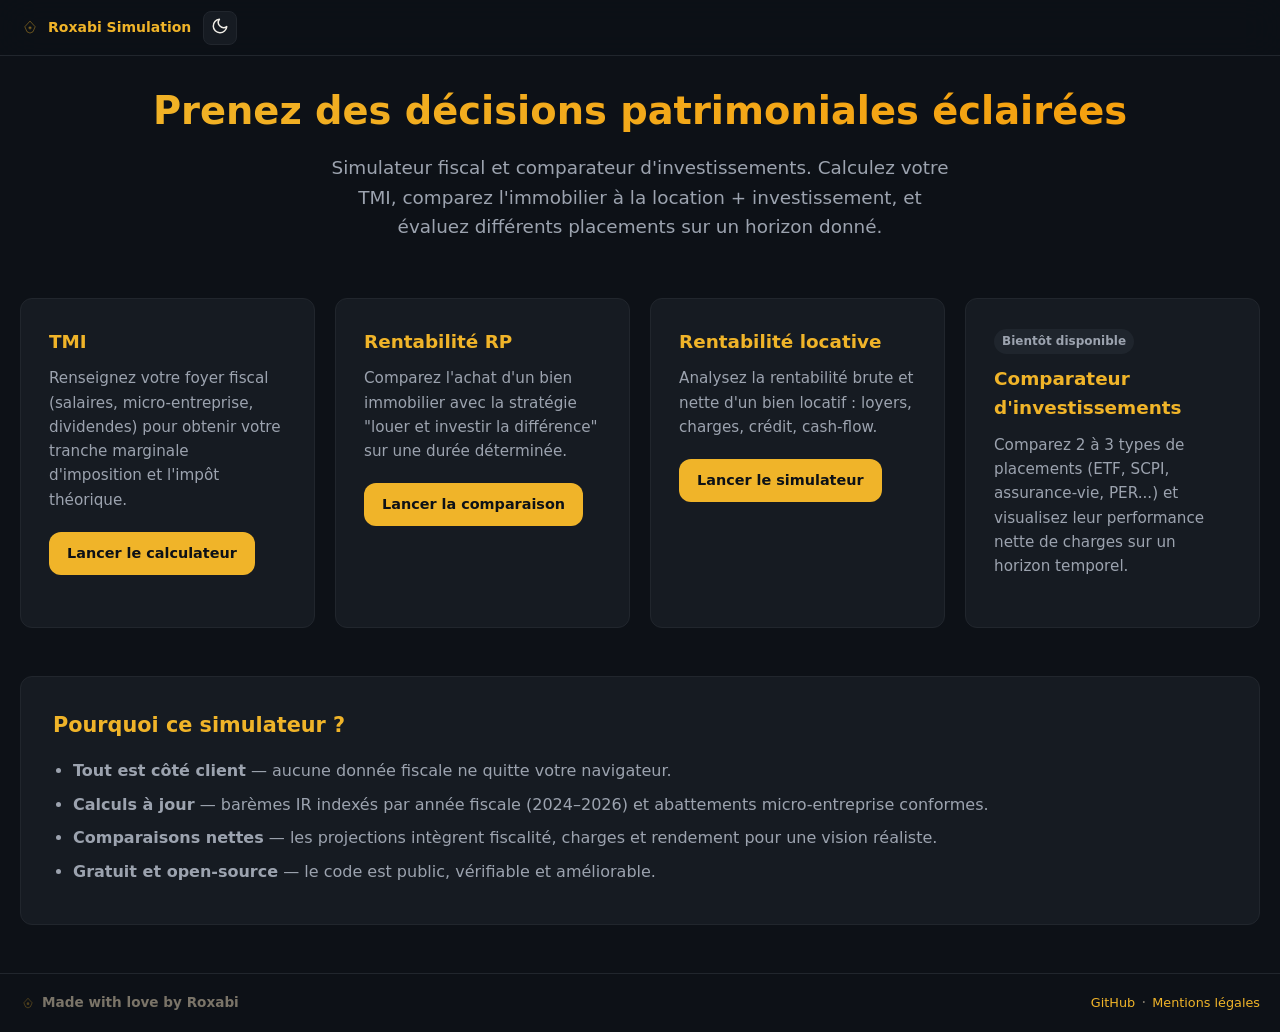
<file: index.html>
<!DOCTYPE html>
<html lang="fr">
<head>
<meta charset="UTF-8">
<meta name="viewport" content="width=device-width, initial-scale=1.0">
<title>Roxabi Simulation — Simulateur fiscal & investissements</title>
<link rel="stylesheet" href="css/landing.css">
</head>
<body>
<nav class="topbar">
  <a class="topbar-logo" href="index.html">
    <svg width="20" height="20" viewBox="0 0 240 170" xmlns="http://www.w3.org/2000/svg" aria-hidden="true">
      <polygon points="120,14 182,82 156,142 120,158 84,142 58,82" fill="none" stroke="currentColor" stroke-width="8" stroke-opacity="0.6"/>
      <circle cx="120" cy="95" r="20" fill="currentColor" opacity="0.3"/>
      <circle cx="120" cy="95" r="6" fill="currentColor"/>
    </svg>
    Roxabi Simulation
  </a>
  <button id="theme-toggle">
    <span class="icon-sun"><svg xmlns="http://www.w3.org/2000/svg" width="18" height="18" viewBox="0 0 24 24" fill="none" stroke="currentColor" stroke-width="2" stroke-linecap="round" stroke-linejoin="round"><circle cx="12" cy="12" r="5"/><path d="M12 1v2M12 21v2M4.22 4.22l1.42 1.42M18.36 18.36l1.42 1.42M1 12h2M21 12h2M4.22 19.78l1.42-1.42M18.36 5.64l1.42-1.42"/></svg></span>
    <span class="icon-moon"><svg xmlns="http://www.w3.org/2000/svg" width="18" height="18" viewBox="0 0 24 24" fill="none" stroke="currentColor" stroke-width="2" stroke-linecap="round" stroke-linejoin="round"><path d="M21 12.79A9 9 0 1 1 11.21 3 7 7 0 0 0 21 12.79z"/></svg></span>
  </button>
</nav>

<div class="container">

  <section class="hero">
    <h1>Prenez des décisions patrimoniales éclairées</h1>
    <p>Simulateur fiscal et comparateur d'investissements. Calculez votre TMI, comparez l'immobilier à la location + investissement, et évaluez différents placements sur un horizon donné.</p>
  </section>

  <section class="cards">
    <div class="card">
      <h3>TMI</h3>
      <p>Renseignez votre foyer fiscal (salaires, micro-entreprise, dividendes) pour obtenir votre tranche marginale d'imposition et l'impôt théorique.</p>
      <a class="cta" href="simulateur.html">Lancer le calculateur</a>
    </div>

    <div class="card">
      <h3>Rentabilité RP</h3>
      <p>Comparez l'achat d'un bien immobilier avec la stratégie "louer et investir la différence" sur une durée déterminée.</p>
      <a class="cta" href="comparateur-immo.html">Lancer la comparaison</a>
    </div>

    <div class="card">
      <h3>Rentabilité locative</h3>
      <p>Analysez la rentabilité brute et nette d'un bien locatif : loyers, charges, crédit, cash-flow.</p>
      <a class="cta" href="simulateur-rentabilite.html">Lancer le simulateur</a>
    </div>

    <div class="card">
      <span class="badge">Bientôt disponible</span>
      <h3>Comparateur d'investissements</h3>
      <p>Comparez 2 à 3 types de placements (ETF, SCPI, assurance-vie, PER...) et visualisez leur performance nette de charges sur un horizon temporel.</p>
    </div>
  </section>

  <section class="why">
    <h2>Pourquoi ce simulateur ?</h2>
    <ul>
      <li><strong>Tout est côté client</strong> — aucune donnée fiscale ne quitte votre navigateur.</li>
      <li><strong>Calculs à jour</strong> — barèmes IR indexés par année fiscale (2024–2026) et abattements micro-entreprise conformes.</li>
      <li><strong>Comparaisons nettes</strong> — les projections intègrent fiscalité, charges et rendement pour une vision réaliste.</li>
      <li><strong>Gratuit et open-source</strong> — le code est public, vérifiable et améliorable.</li>
    </ul>
  </section>

</div>

<footer class="site-footer">
  <div class="footer-brand">
    <svg width="16" height="14" viewBox="0 0 240 170" xmlns="http://www.w3.org/2000/svg" aria-hidden="true">
      <polygon points="120,14 182,82 156,142 120,158 84,142 58,82" fill="none" stroke="currentColor" stroke-width="8" stroke-opacity="0.5"/>
      <circle cx="120" cy="95" r="20" fill="currentColor" opacity="0.3"/>
    </svg>
    Made with love by Roxabi
  </div>
  <div class="footer-links">
    <a href="https://github.com/MickaelV0/roxabi-simulation" target="_blank" rel="noopener">GitHub</a>
    <span class="footer-sep">&#183;</span>
    <a href="mentions-legales.html">Mentions légales</a>
  </div>
</footer>
<script src="js/theme.js"></script>
</body>
</html>
</file>
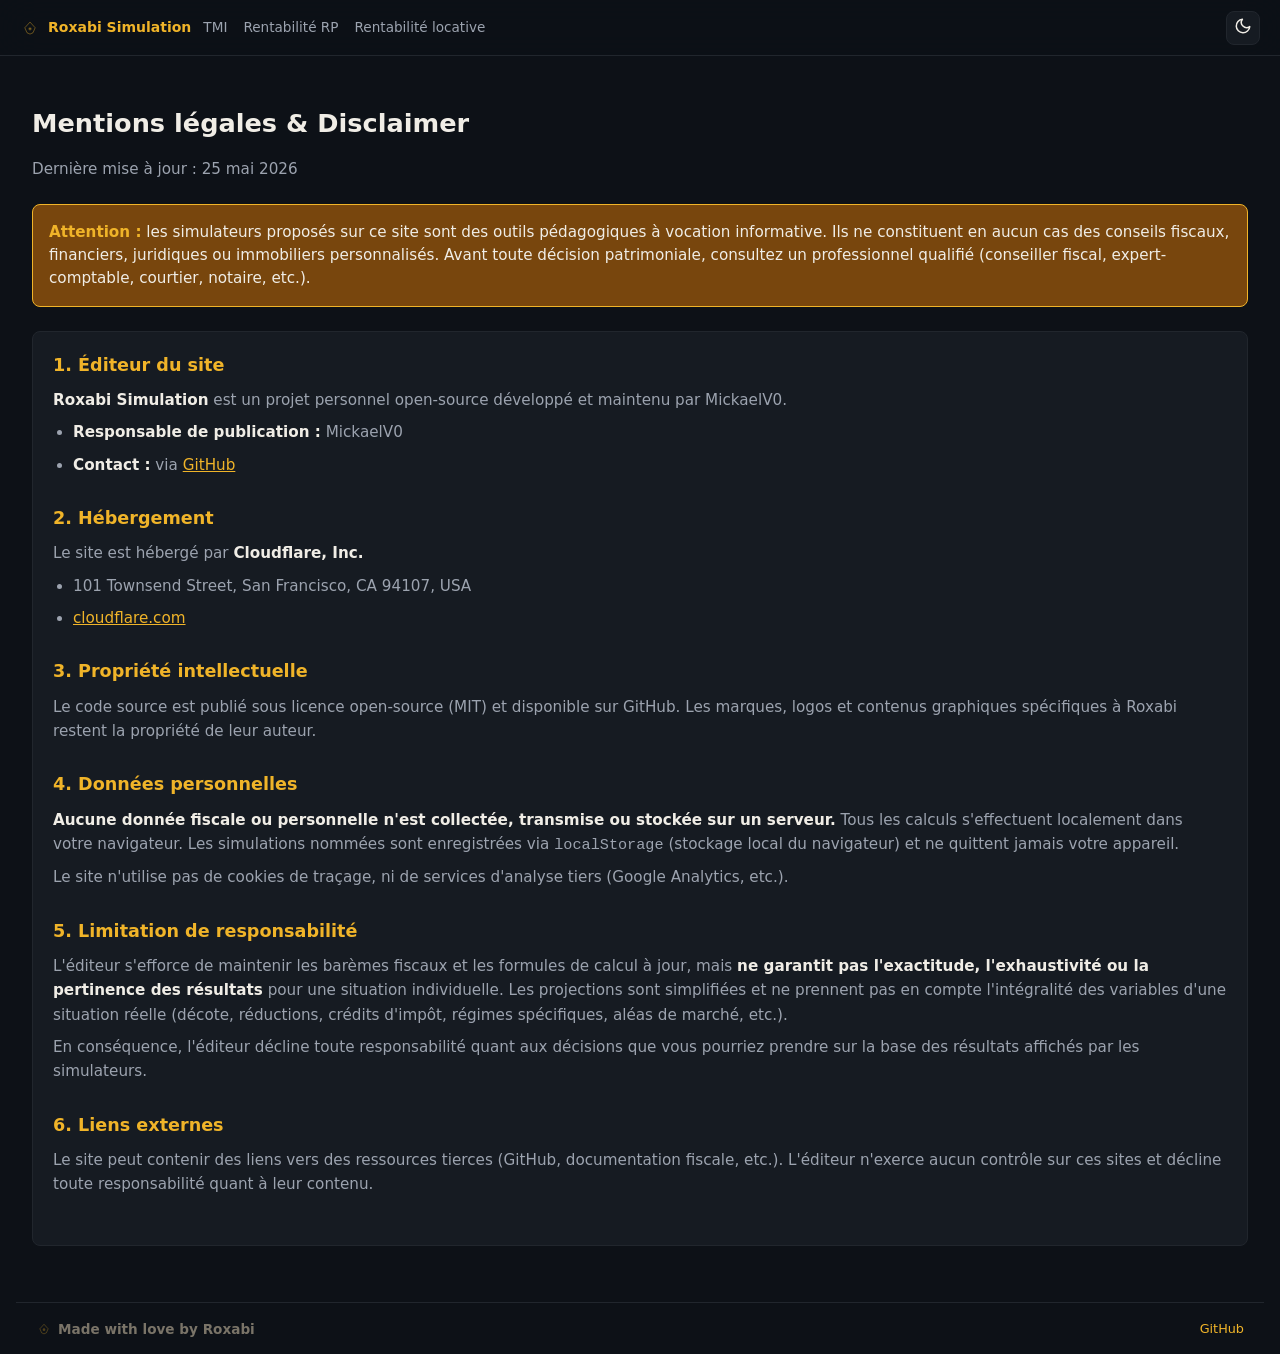
<file: mentions-legales.html>
<!DOCTYPE html>
<html lang="fr">
<head>
<meta charset="UTF-8">
<meta name="viewport" content="width=device-width, initial-scale=1.0">
<title>Mentions légales — Roxabi Simulation</title>
<link rel="stylesheet" href="css/main.css">
<style>
.legal-container { max-width: 1900px; margin: 0 auto; width: 100%; flex: 1; padding: 24px 16px 40px; }
.legal-section { margin-bottom: 28px; }
.legal-section h2 { font-size: 1.1rem; color: var(--accent); margin: 0 0 10px; }
.legal-section p, .legal-section li { font-size: 0.95rem; color: var(--text-muted); line-height: 1.6; margin: 0 0 8px; }
.legal-section ul { margin: 0; padding-left: 20px; }
.legal-section strong { color: var(--text); }
.disclaimer-box {
  background: var(--accent-dim);
  border: 1px solid var(--accent);
  border-radius: var(--radius);
  padding: 16px;
  margin-bottom: 24px;
}
[data-theme="light"] .disclaimer-box { background: #fffbeb; }
.disclaimer-box p { margin: 0; font-size: 0.95rem; color: var(--text); }
.disclaimer-box strong { color: var(--accent); }
</style>
</head>
<body>
<nav class="topbar">
  <a class="topbar-logo" href="index.html">
    <svg width="20" height="20" viewBox="0 0 240 170" xmlns="http://www.w3.org/2000/svg" aria-hidden="true">
      <polygon points="120,14 182,82 156,142 120,158 84,142 58,82" fill="none" stroke="currentColor" stroke-width="8" stroke-opacity="0.6"/>
      <circle cx="120" cy="95" r="20" fill="currentColor" opacity="0.3"/>
      <circle cx="120" cy="95" r="6" fill="currentColor"/>
    </svg>
    Roxabi Simulation
  </a>
  <div class="topbar-nav">
    <a href="simulateur.html">TMI</a>
    <a href="comparateur-immo.html">Rentabilité RP</a>
    <a href="simulateur-rentabilite.html">Rentabilité locative</a>
  </div>
  <button id="theme-toggle">
    <span class="icon-sun"><svg xmlns="http://www.w3.org/2000/svg" width="18" height="18" viewBox="0 0 24 24" fill="none" stroke="currentColor" stroke-width="2" stroke-linecap="round" stroke-linejoin="round"><circle cx="12" cy="12" r="5"/><path d="M12 1v2M12 21v2M4.22 4.22l1.42 1.42M18.36 18.36l1.42 1.42M1 12h2M21 12h2M4.22 19.78l1.42-1.42M18.36 5.64l1.42-1.42"/></svg></span>
    <span class="icon-moon"><svg xmlns="http://www.w3.org/2000/svg" width="18" height="18" viewBox="0 0 24 24" fill="none" stroke="currentColor" stroke-width="2" stroke-linecap="round" stroke-linejoin="round"><path d="M21 12.79A9 9 0 1 1 11.21 3 7 7 0 0 0 21 12.79z"/></svg></span>
  </button>
</nav>

<div class="legal-container">
  <h1>Mentions légales & Disclaimer</h1>
  <p class="subtitle">Dernière mise à jour : 25 mai 2026</p>

  <div class="disclaimer-box">
    <p><strong>Attention :</strong> les simulateurs proposés sur ce site sont des outils pédagogiques à vocation informative. Ils ne constituent en aucun cas des conseils fiscaux, financiers, juridiques ou immobiliers personnalisés. Avant toute décision patrimoniale, consultez un professionnel qualifié (conseiller fiscal, expert-comptable, courtier, notaire, etc.).</p>
  </div>

  <div class="card">
    <div class="legal-section">
      <h2>1. Éditeur du site</h2>
      <p><strong>Roxabi Simulation</strong> est un projet personnel open-source développé et maintenu par MickaelV0.</p>
      <ul>
        <li><strong>Responsable de publication :</strong> MickaelV0</li>
        <li><strong>Contact :</strong> via <a href="https://github.com/MickaelV0/roxabi-simulation" target="_blank" rel="noopener" style="color:var(--accent);">GitHub</a></li>
      </ul>
    </div>

    <div class="legal-section">
      <h2>2. Hébergement</h2>
      <p>Le site est hébergé par <strong>Cloudflare, Inc.</strong></p>
      <ul>
        <li>101 Townsend Street, San Francisco, CA 94107, USA</li>
        <li><a href="https://www.cloudflare.com" target="_blank" rel="noopener" style="color:var(--accent);">cloudflare.com</a></li>
      </ul>
    </div>

    <div class="legal-section">
      <h2>3. Propriété intellectuelle</h2>
      <p>Le code source est publié sous licence open-source (MIT) et disponible sur GitHub. Les marques, logos et contenus graphiques spécifiques à Roxabi restent la propriété de leur auteur.</p>
    </div>

    <div class="legal-section">
      <h2>4. Données personnelles</h2>
      <p><strong>Aucune donnée fiscale ou personnelle n'est collectée, transmise ou stockée sur un serveur.</strong> Tous les calculs s'effectuent localement dans votre navigateur. Les simulations nommées sont enregistrées via <code>localStorage</code> (stockage local du navigateur) et ne quittent jamais votre appareil.</p>
      <p>Le site n'utilise pas de cookies de traçage, ni de services d'analyse tiers (Google Analytics, etc.).</p>
    </div>

    <div class="legal-section">
      <h2>5. Limitation de responsabilité</h2>
      <p>L'éditeur s'efforce de maintenir les barèmes fiscaux et les formules de calcul à jour, mais <strong>ne garantit pas l'exactitude, l'exhaustivité ou la pertinence des résultats</strong> pour une situation individuelle. Les projections sont simplifiées et ne prennent pas en compte l'intégralité des variables d'une situation réelle (décote, réductions, crédits d'impôt, régimes spécifiques, aléas de marché, etc.).</p>
      <p>En conséquence, l'éditeur décline toute responsabilité quant aux décisions que vous pourriez prendre sur la base des résultats affichés par les simulateurs.</p>
    </div>

    <div class="legal-section">
      <h2>6. Liens externes</h2>
      <p>Le site peut contenir des liens vers des ressources tierces (GitHub, documentation fiscale, etc.). L'éditeur n'exerce aucun contrôle sur ces sites et décline toute responsabilité quant à leur contenu.</p>
    </div>
  </div>
</div>

<footer class="site-footer">
  <div class="footer-brand">
    <svg width="16" height="14" viewBox="0 0 240 170" xmlns="http://www.w3.org/2000/svg" aria-hidden="true">
      <polygon points="120,14 182,82 156,142 120,158 84,142 58,82" fill="none" stroke="currentColor" stroke-width="8" stroke-opacity="0.5"/>
      <circle cx="120" cy="95" r="20" fill="currentColor" opacity="0.3"/>
    </svg>
    Made with love by Roxabi
  </div>
  <div class="footer-links">
    <a href="https://github.com/MickaelV0/roxabi-simulation" target="_blank" rel="noopener">GitHub</a>
  </div>
</footer>

<script src="js/theme.js"></script>
</body>
</html>
</file>
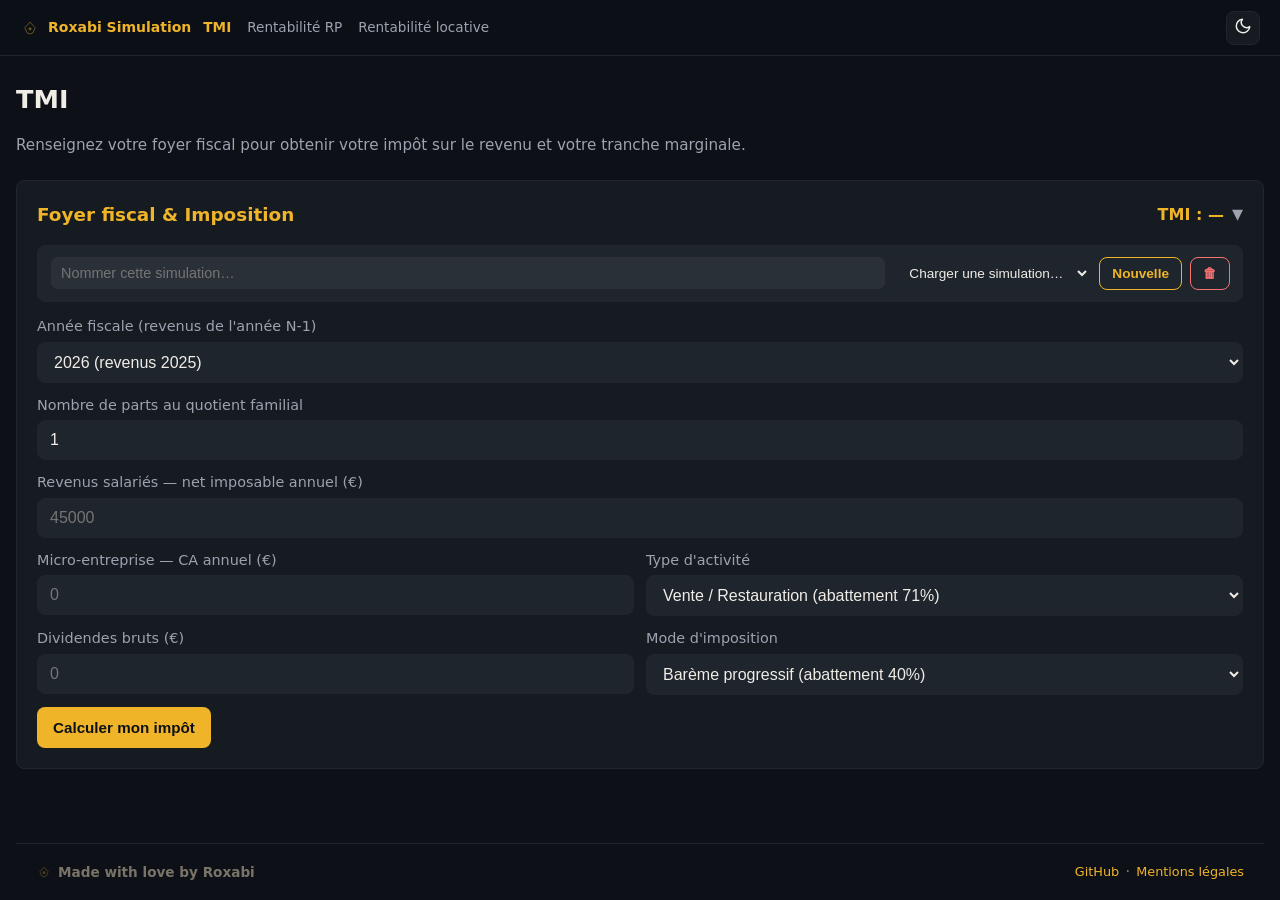
<file: simulateur.html>
<!DOCTYPE html>
<html lang="fr">
<head>
<meta charset="UTF-8">
<meta name="viewport" content="width=device-width, initial-scale=1.0">
<title>TMI</title>
<link rel="stylesheet" href="css/main.css">
</head>
<body>
<nav class="topbar">
  <a class="topbar-logo" href="index.html">
    <svg width="20" height="20" viewBox="0 0 240 170" xmlns="http://www.w3.org/2000/svg" aria-hidden="true">
      <polygon points="120,14 182,82 156,142 120,158 84,142 58,82" fill="none" stroke="currentColor" stroke-width="8" stroke-opacity="0.6"/>
      <circle cx="120" cy="95" r="20" fill="currentColor" opacity="0.3"/>
      <circle cx="120" cy="95" r="6" fill="currentColor"/>
    </svg>
    Roxabi Simulation
  </a>
  <div class="topbar-nav">
    <a href="simulateur.html" class="active">TMI</a>
    <a href="comparateur-immo.html">Rentabilité RP</a>
    <a href="simulateur-rentabilite.html">Rentabilité locative</a>
  </div>
  <button id="theme-toggle">
    <span class="icon-sun"><svg xmlns="http://www.w3.org/2000/svg" width="18" height="18" viewBox="0 0 24 24" fill="none" stroke="currentColor" stroke-width="2" stroke-linecap="round" stroke-linejoin="round"><circle cx="12" cy="12" r="5"/><path d="M12 1v2M12 21v2M4.22 4.22l1.42 1.42M18.36 18.36l1.42 1.42M1 12h2M21 12h2M4.22 19.78l1.42-1.42M18.36 5.64l1.42-1.42"/></svg></span>
    <span class="icon-moon"><svg xmlns="http://www.w3.org/2000/svg" width="18" height="18" viewBox="0 0 24 24" fill="none" stroke="currentColor" stroke-width="2" stroke-linecap="round" stroke-linejoin="round"><path d="M21 12.79A9 9 0 1 1 11.21 3 7 7 0 0 0 21 12.79z"/></svg></span>
  </button>
</nav>

<div class="container">
  <h1>TMI</h1>
  <p class="subtitle">Renseignez votre foyer fiscal pour obtenir votre impôt sur le revenu et votre tranche marginale.</p>

  <!-- Bloc unique Foyer + Imposition (collapsible) -->
  <div id="main-block" class="card main-card">
    <div class="result-toggle" id="main-toggle">
      <h2>Foyer fiscal & Imposition</h2>
      <div style="display:flex; align-items:center; gap:8px;">
        <span class="tmi-inline" id="res-tmi-inline">TMI : —</span>
        <span class="chevron">▼</span>
      </div>
    </div>

    <div class="main-body">
      <!-- Barre de gestion des simulations -->
      <div class="sim-bar">
        <div class="sim-bar-row">
          <div class="sim-name-wrap">
            <input id="sim-name" class="sim-name-input" type="text" placeholder="Nommer cette simulation…" title="Nom de la simulation">
          </div>
          <div class="sim-bar-actions">
            <select id="sim-selector" class="sim-select">
              <option value="">Charger une simulation…</option>
            </select>
            <button id="btn-new-sim" class="btn btn-outline btn-small">Nouvelle</button>
            <button id="btn-delete-sim" class="btn btn-outline btn-small btn-danger" title="Supprimer cette simulation">🗑</button>
          </div>
        </div>
      </div>

      <label for="annee">Année fiscale (revenus de l'année N-1)</label>
      <select id="annee">
        <option value="2024">2024 (revenus 2023)</option>
        <option value="2025">2025 (revenus 2024)</option>
        <option value="2026" selected>2026 (revenus 2025)</option>
      </select>

      <label for="parts">Nombre de parts au quotient familial</label>
      <input id="parts" type="number" min="0.5" step="0.5" value="1">

      <label for="salaire">Revenus salariés — net imposable annuel (€)</label>
      <input id="salaire" type="number" min="0" step="100" placeholder="45000">

      <div class="row">
        <div>
          <label for="micro-ca">Micro-entreprise — CA annuel (€)</label>
          <input id="micro-ca" type="number" min="0" step="100" placeholder="0">
        </div>
        <div>
          <label for="micro-type">Type d'activité</label>
          <select id="micro-type">
            <option value="vente">Vente / Restauration (abattement 71%)</option>
            <option value="service">Prestations BIC (abattement 50%)</option>
            <option value="bnc">Professions libérales BNC (abattement 34%)</option>
          </select>
        </div>
      </div>

      <div class="row">
        <div>
          <label for="div-brut">Dividendes bruts (€)</label>
          <input id="div-brut" type="number" min="0" step="100" placeholder="0">
        </div>
        <div>
          <label for="div-mode">Mode d'imposition</label>
          <select id="div-mode">
            <option value="reel">Barème progressif (abattement 40%)</option>
            <option value="flat">Flat tax / PFU (30%)</option>
          </select>
        </div>
      </div>

      <button id="btn-calc">Calculer mon impôt</button>
      <span class="muted" id="auto-hint" style="margin-left:10px;"></span>

      <!-- Sous-bloc résultat -->
      <div id="result-block" class="hidden" style="margin-top: 16px;">
        <div class="result-grid">
          <div class="kpi">
            <div class="value" id="res-revenu-imposable">—</div>
            <div class="label metric-with-info">
              Revenu imposable total
              <button type="button" class="info-tooltip" data-tooltip="Salaires nets imposables + micro-entreprise après abattement + dividendes (en mode réel uniquement, pas en flat tax)." aria-label="Aide revenu imposable">i</button>
            </div>
          </div>
          <div class="kpi">
            <div class="value" id="res-quotient">—</div>
            <div class="label">Quotient familial (QF)</div>
          </div>
          <div class="kpi">
            <div class="value" id="res-impot">—</div>
            <div class="label">Impôt théorique IR</div>
          </div>
          <div class="kpi">
            <div class="value" id="res-taux-moyen">—</div>
            <div class="label metric-with-info">
              Taux moyen d'imposition
              <button type="button" class="info-tooltip" data-tooltip="Impôt total ÷ revenu imposable. Différent de la TMI : c'est ce que vous payez effectivement en moyenne." aria-label="Aide taux moyen">i</button>
            </div>
          </div>
        </div>

        <div style="margin-top: 14px; display:flex; gap:10px; align-items:center; flex-wrap:wrap;">
          <span class="muted metric-with-info">
            Tranche marginale d'imposition (TMI) :
            <button type="button" class="info-tooltip" data-tooltip="Dernière tranche du barème IR active sur votre QF. Détermine le taux marginal sur le prochain euro gagné — pas le taux global." aria-label="Aide TMI">i</button>
          </span>
          <span class="tmi-badge" id="res-tmi">—</span>
          <button id="btn-detail" class="btn btn-outline" style="margin-left:auto;">Détail du calcul</button>
        </div>
        <div class="source-badge">
          Barèmes IR 2024–2026 — DGFiP · Calcul 100 % local · Aucune donnée envoyée
        </div>
      </div>
    </div>
  </div>
</div>

<!-- Modal détail -->
<div id="modal" class="modal-overlay">
  <div class="modal-box">
    <div class="modal-header">
      <h3>Détail du calcul</h3>
      <button class="modal-close" id="modal-close">&times;</button>
    </div>
    <div id="modal-content"></div>
  </div>
</div>

<footer class="site-footer">
  <div class="footer-brand">
    <svg width="16" height="14" viewBox="0 0 240 170" xmlns="http://www.w3.org/2000/svg" aria-hidden="true">
      <polygon points="120,14 182,82 156,142 120,158 84,142 58,82" fill="none" stroke="currentColor" stroke-width="8" stroke-opacity="0.5"/>
      <circle cx="120" cy="95" r="20" fill="currentColor" opacity="0.3"/>
    </svg>
    Made with love by Roxabi
  </div>
  <div class="footer-links">
    <a href="https://github.com/MickaelV0/roxabi-simulation" target="_blank" rel="noopener">GitHub</a>
    <span class="footer-sep">&#183;</span>
    <a href="mentions-legales.html">Mentions légales</a>
  </div>
</footer>

<script src="js/theme.js"></script>
<script type="module" src="js/main.js"></script>
</body>
</html>
</file>
<file: css/landing.css>
:root {
  color-scheme: light dark;
  --bg:           #0d1117;
  --panel:        #13191f;
  --surface:      #161b22;
  --surface-2:    #1f252d;
  --surface-3:    #2a3038;
  --border:       #21262d;
  --border-bright:#30363d;
  --text:         #f0ede6;
  --text-muted:   #9ca3af;
  --text-dim:     #7a7468;
  --accent:       #f0b429;
  --accent-dim:   #78460d;
  --accent-glow:  rgba(240,180,41,0.2);
  --danger:       #f87171;
  --success:      #34d399;
  --cyan:         #22d3ee;
  --radius:       12px;
  --font:         ui-sans-serif, system-ui, -apple-system, Segoe UI, Roboto, Helvetica, Arial, sans-serif;
}

[data-theme="light"] {
  --bg:           #f8f7f4;
  --panel:        #f0ede8;
  --surface:      #ffffff;
  --surface-2:    #f0ede8;
  --surface-3:    #e8e5e0;
  --border:       #d6cfc8;
  --border-bright:#bfb8b0;
  --text:         #1c1917;
  --text-muted:   #57534e;
  --text-dim:     #78716c;
  --accent:       #d97706;
  --accent-dim:   #fef3c7;
  --accent-glow:  rgba(217,119,6,0.15);
  --danger:       #dc2626;
  --success:      #16a34a;
  --cyan:         #0891b2;
}

@media (prefers-color-scheme: light) {
  :root:not([data-theme="dark"]) {
    --bg:           #f8f7f4;
    --panel:        #f0ede8;
    --surface:      #ffffff;
    --surface-2:    #f0ede8;
    --surface-3:    #e8e5e0;
    --border:       #d6cfc8;
    --border-bright:#bfb8b0;
    --text:         #1c1917;
    --text-muted:   #57534e;
    --text-dim:     #78716c;
    --accent:       #d97706;
    --accent-dim:   #fef3c7;
    --accent-glow:  rgba(217,119,6,0.15);
    --danger:       #dc2626;
    --success:      #16a34a;
    --cyan:         #0891b2;
  }
}

* { box-sizing: border-box; }
html, body { min-height: 100vh; }
body {
  margin: 0;
  background: var(--bg);
  color: var(--text);
  font-family: var(--font);
  line-height: 1.6;
  display: flex;
  flex-direction: column;
}
.container { max-width: 1900px; margin: 0 auto; padding: 80px 20px 0; width: 100%; flex: 1; }

/* Hero */
.hero {
  text-align: center;
  margin-bottom: 56px;
}
.hero h1 {
  font-size: 2.4rem;
  margin: 0 0 12px;
  background: linear-gradient(90deg, var(--accent), #f59e0b);
  -webkit-background-clip: text;
  -webkit-text-fill-color: transparent;
}
.hero p {
  color: var(--text-muted);
  font-size: 1.15rem;
  max-width: 620px;
  margin: 0 auto;
}

/* Cards */
.cards {
  display: grid;
  grid-template-columns: repeat(auto-fit, minmax(260px, 1fr));
  gap: 20px;
  margin-bottom: 48px;
}
.card {
  background: var(--surface);
  border: 1px solid var(--border);
  border-radius: var(--radius);
  padding: 28px;
  transition: transform .15s ease, border-color .2s ease;
}
.card:hover {
  transform: translateY(-3px);
  border-color: var(--accent);
}
.card h3 {
  margin: 0 0 10px;
  font-size: 1.15rem;
  color: var(--accent);
}
.card p {
  color: var(--text-muted);
  font-size: 0.95rem;
  margin: 0 0 20px;
}
.card .cta {
  display: inline-block;
  padding: 10px 18px;
  background: var(--accent);
  color: var(--bg);
  border-radius: var(--radius);
  font-weight: 700;
  font-size: 0.9rem;
  text-decoration: none;
}
.card .cta:hover { opacity: 0.92; }
.card .cta-secondary {
  background: transparent;
  color: var(--accent);
  border: 1px solid var(--accent);
}
.badge {
  display: inline-block;
  padding: 3px 8px;
  border-radius: 999px;
  background: var(--surface-2);
  color: var(--text-muted);
  font-size: 0.75rem;
  font-weight: 600;
  margin-bottom: 10px;
}

/* Why section */
.why {
  background: var(--surface);
  border: 1px solid var(--border);
  border-radius: var(--radius);
  padding: 32px;
  margin-bottom: 48px;
}
.why h2 {
  margin: 0 0 16px;
  font-size: 1.3rem;
  color: var(--accent);
}
.why ul {
  margin: 0;
  padding-left: 20px;
  color: var(--text-muted);
}
.why li { margin-bottom: 8px; }

/* Footer */
.footer {
  text-align: center;
  color: var(--text-muted);
  font-size: 0.85rem;
  padding-top: 24px;
  border-top: 1px solid var(--border);
}

/* Topbar */
.topbar {
  position: fixed; top: 0; left: 0; right: 0; z-index: 200;
  height: 56px;
  background: rgba(13,17,23,0.92);
  backdrop-filter: blur(20px);
  border-bottom: 1px solid var(--border);
  display: flex; align-items: center; padding: 0 20px; gap: 12px;
}
[data-theme="light"] .topbar { background: rgba(248,247,244,0.92); }
.topbar-logo {
  font-size: 0.875rem; font-weight: 700;
  color: var(--accent); white-space: nowrap;
  display: flex; align-items: center; gap: 8px;
  text-decoration: none;
}
.topbar-nav {
  display: flex;
  align-items: center;
  gap: 16px;
  margin-right: auto;
}
.topbar-nav a {
  color: var(--text-muted);
  text-decoration: none;
  font-size: 0.85rem;
  font-weight: 500;
  transition: color 0.2s;
}
.topbar-nav a:hover { color: var(--accent); }
.topbar-nav a.active { color: var(--accent); font-weight: 600; }
.topbar-logo:hover { opacity: 0.85; }
.topbar-logo svg { color: var(--accent); }
#theme-toggle {
  display: flex; align-items: center; justify-content: center;
  width: 34px; height: 34px; border-radius: 8px; border: 1px solid var(--border);
  background: var(--surface); color: var(--text); cursor: pointer;
  transition: all 0.2s; flex-shrink: 0;
  padding: 0;
  position: static;
}
#theme-toggle:hover { border-color: var(--accent); background: var(--accent-dim); }
#theme-toggle .icon-sun { display: none; }
#theme-toggle .icon-moon { display: block; }
[data-theme="light"] #theme-toggle .icon-sun { display: block; }
[data-theme="light"] #theme-toggle .icon-moon { display: none; }

/* Footer */
.site-footer {
  border-top: 1px solid var(--border);
  padding: 16px 20px;
  margin-top: auto;
  display: flex;
  align-items: center;
  justify-content: space-between;
  gap: 12px;
  flex-wrap: wrap;
}
.footer-brand {
  font-size: 0.85rem; font-weight: 600;
  color: var(--text-dim);
  display: flex; align-items: center; gap: 6px;
}
.footer-brand svg { color: var(--accent); }
.footer-links { display: flex; align-items: center; gap: 6px; }
.footer-links a { color: var(--accent); text-decoration: none; font-size: 0.8rem; }
.footer-links a:hover { text-decoration: underline; }
.footer-sep { color: var(--text-dim); }

@media (max-width: 560px) {
  .hero h1 { font-size: 1.8rem; }
}
</file>
<file: css/main.css>
:root {
  color-scheme: light dark;
  --bg:           #0d1117;
  --panel:        #13191f;
  --surface:      #161b22;
  --surface-2:    #1f252d;
  --surface-3:    #2a3038;
  --border:       #21262d;
  --border-bright:#30363d;
  --text:         #f0ede6;
  --text-muted:   #9ca3af;
  --text-dim:     #7a7468;
  --accent:       #f0b429;
  --accent-dim:   #78460d;
  --accent-glow:  rgba(240,180,41,0.2);
  --danger:       #f87171;
  --success:      #34d399;
  --cyan:         #22d3ee;
  --radius:       8px;
  --font:         ui-sans-serif, system-ui, -apple-system, Segoe UI, Roboto, Helvetica, Arial, sans-serif;
}

[data-theme="light"] {
  --bg:           #f8f7f4;
  --panel:        #f0ede8;
  --surface:      #ffffff;
  --surface-2:    #f0ede8;
  --surface-3:    #e8e5e0;
  --border:       #d6cfc8;
  --border-bright:#bfb8b0;
  --text:         #1c1917;
  --text-muted:   #57534e;
  --text-dim:     #78716c;
  --accent:       #d97706;
  --accent-dim:   #fef3c7;
  --accent-glow:  rgba(217,119,6,0.15);
  --danger:       #dc2626;
  --success:      #16a34a;
  --cyan:         #0891b2;
}

@media (prefers-color-scheme: light) {
  :root:not([data-theme="dark"]) {
    --bg:           #f8f7f4;
    --panel:        #f0ede8;
    --surface:      #ffffff;
    --surface-2:    #f0ede8;
    --surface-3:    #e8e5e0;
    --border:       #d6cfc8;
    --border-bright:#bfb8b0;
    --text:         #1c1917;
    --text-muted:   #57534e;
    --text-dim:     #78716c;
    --accent:       #d97706;
    --accent-dim:   #fef3c7;
    --accent-glow:  rgba(217,119,6,0.15);
    --danger:       #dc2626;
    --success:      #16a34a;
    --cyan:         #0891b2;
  }
}

* { box-sizing: border-box; }
html, body { min-height: 100vh; }
body {
  margin: 0; padding: 80px 16px 0;
  background: var(--bg);
  color: var(--text);
  font-family: var(--font);
  line-height: 1.5;
  display: flex;
  flex-direction: column;
}
.container { max-width: 1900px; margin: 0 auto; width: 100%; flex: 1; }
h1 { margin: 0 0 8px; font-size: 1.6rem; }
.subtitle { color: var(--text-muted); margin-bottom: 24px; font-size: 0.95rem; }
.card {
  background: var(--surface);
  border: 1px solid var(--border);
  border-radius: var(--radius);
  padding: 20px;
  margin-bottom: 16px;
}
.card h2 { margin: 0; font-size: 1.15rem; color: var(--accent); }
label { display: block; margin-bottom: 4px; font-size: 0.9rem; color: var(--text-muted); }
input, select {
  width: 100%;
  padding: 10px 12px;
  background: var(--surface-2);
  border: 1px solid var(--border);
  border-radius: var(--radius);
  color: var(--text);
  font-size: 1rem;
  margin-bottom: 12px;
}
input:focus, select:focus { outline: none; border-color: var(--accent); }
.row { display: grid; grid-template-columns: 1fr 1fr; gap: 12px; }
@media (max-width: 560px) { .row { grid-template-columns: 1fr; } }
button, .btn {
  display: inline-block;
  padding: 12px 16px;
  background: var(--accent);
  color: var(--bg);
  border: none;
  border-radius: var(--radius);
  font-weight: 700;
  font-size: 0.95rem;
  cursor: pointer;
  text-decoration: none;
}
button:hover, .btn:hover { opacity: 0.92; }
.btn-outline {
  background: transparent;
  color: var(--accent);
  border: 1px solid var(--accent);
}
.result-grid { display: grid; grid-template-columns: repeat(2, 1fr); gap: 10px; margin-top: 12px; }
.kpi {
  background: var(--surface-2);
  border: 1px solid var(--border);
  border-radius: var(--radius);
  padding: 10px;
  text-align: center;
}
.kpi .value { font-size: 1.1rem; font-weight: 700; color: var(--accent); }
.kpi .label { font-size: 0.75rem; color: var(--text-muted); margin-top: 2px; }
.tmi-badge {
  display: inline-block;
  padding: 4px 10px;
  border-radius: 999px;
  background: var(--accent);
  color: var(--bg);
  font-weight: 800;
  font-size: 0.95rem;
}
.muted { color: var(--text-muted); font-size: 0.85rem; }
.hidden { display: none !important; }

/* Collapsible main block */
.result-toggle {
  cursor: pointer;
  display: flex;
  justify-content: space-between;
  align-items: center;
  gap: 10px;
}
.result-toggle .chevron {
  font-size: 0.9rem;
  color: var(--text-muted);
  transition: transform .2s ease;
}
.main-card.collapsed .chevron { transform: rotate(-90deg); }
.main-body {
  overflow: hidden;
  transition: max-height .35s ease, opacity .25s ease, margin-top .2s ease;
  max-height: 1200px;
  opacity: 1;
  margin-top: 16px;
}
.main-card.collapsed .main-body {
  max-height: 0;
  opacity: 0;
  margin-top: 0;
}
.tmi-inline {
  font-weight: 700;
  color: var(--accent);
  font-size: 1rem;
  white-space: nowrap;
}

/* Modal */
.modal-overlay {
  position: fixed;
  inset: 0;
  background: rgba(0,0,0,0.7);
  display: flex;
  align-items: center;
  justify-content: center;
  padding: 16px;
  z-index: 100;
  opacity: 0;
  pointer-events: none;
  transition: opacity .2s ease;
}
.modal-overlay.open { opacity: 1; pointer-events: auto; }
.modal-box {
  background: var(--surface);
  border: 1px solid var(--border);
  border-radius: var(--radius);
  max-width: 620px;
  width: 100%;
  max-height: 85vh;
  overflow-y: auto;
  padding: 20px;
}
.modal-header { display: flex; justify-content: space-between; align-items: center; margin-bottom: 12px; }
.modal-header h3 { margin: 0; font-size: 1.1rem; color: var(--accent); }
.modal-close { background: none; border: none; color: var(--text-muted); font-size: 1.4rem; cursor: pointer; padding: 0 4px; }

table { width: 100%; border-collapse: collapse; margin-top: 10px; font-size: 0.9rem; }
th, td { padding: 8px; text-align: left; border-bottom: 1px solid var(--border); }
th { color: var(--text-muted); font-weight: 500; }
.detail-step {
  background: var(--surface-2);
  border: 1px solid var(--border);
  border-radius: var(--radius);
  padding: 10px 12px;
  margin-bottom: 8px;
  font-size: 0.9rem;
}
.detail-step .expr { color: var(--text-muted); font-size: 0.8rem; }
.detail-step .res { color: var(--accent); font-weight: 700; }

/* Simulation bar */
.sim-bar {
  background: var(--surface-2);
  border: 1px solid var(--border);
  border-radius: var(--radius);
  padding: 10px 12px;
  margin-bottom: 14px;
}
.sim-bar-row {
  display: flex;
  justify-content: space-between;
  align-items: center;
  flex-wrap: wrap;
  gap: 8px;
}
.sim-bar-actions {
  display: flex;
  gap: 8px;
  align-items: center;
}
.sim-select {
  width: auto;
  padding: 8px 10px;
  font-size: 0.85rem;
  margin-bottom: 0;
  min-width: 160px;
}
.btn-small {
  padding: 8px 12px;
  font-size: 0.85rem;
}
.sim-name-wrap {
  flex: 1;
  min-width: 140px;
}
.sim-name-input {
  width: 100%;
  padding: 8px 10px;
  font-size: 0.9rem;
  margin-bottom: 0;
  background: var(--surface-3);
}
.btn-danger {
  border-color: var(--danger);
  color: var(--danger);
}
.btn-danger:hover {
  background: var(--danger);
  color: var(--bg);
}

/* Topbar */
.topbar {
  position: fixed; top: 0; left: 0; right: 0; z-index: 200;
  height: 56px;
  background: rgba(13,17,23,0.92);
  backdrop-filter: blur(20px);
  border-bottom: 1px solid var(--border);
  display: flex; align-items: center; padding: 0 20px; gap: 12px;
}
[data-theme="light"] .topbar { background: rgba(248,247,244,0.92); }
.topbar-logo {
  font-size: 0.875rem; font-weight: 700;
  color: var(--accent); white-space: nowrap;
  display: flex; align-items: center; gap: 8px;
  text-decoration: none;
}
.topbar-nav {
  display: flex;
  align-items: center;
  gap: 16px;
  margin-right: auto;
}
.topbar-nav a {
  color: var(--text-muted);
  text-decoration: none;
  font-size: 0.85rem;
  font-weight: 500;
  transition: color 0.2s;
}
.topbar-nav a:hover { color: var(--accent); }
.topbar-nav a.active { color: var(--accent); font-weight: 600; }
.topbar-logo:hover { opacity: 0.85; }
.topbar-logo svg { color: var(--accent); }
#theme-toggle {
  display: flex; align-items: center; justify-content: center;
  width: 34px; height: 34px; border-radius: 8px; border: 1px solid var(--border);
  background: var(--surface); color: var(--text); cursor: pointer;
  transition: all 0.2s; flex-shrink: 0;
  padding: 0;
  position: static;
}
#theme-toggle:hover { border-color: var(--accent); background: var(--accent-dim); }
#theme-toggle .icon-sun { display: none; }
#theme-toggle .icon-moon { display: block; }
[data-theme="light"] #theme-toggle .icon-sun { display: block; }
[data-theme="light"] #theme-toggle .icon-moon { display: none; }

/* Footer */
.site-footer {
  border-top: 1px solid var(--border);
  padding: 16px 20px;
  margin-top: auto;
  display: flex;
  align-items: center;
  justify-content: space-between;
  gap: 12px;
  flex-wrap: wrap;
}
.footer-brand {
  font-size: 0.85rem; font-weight: 600;
  color: var(--text-dim);
  display: flex; align-items: center; gap: 6px;
}
.footer-brand svg { color: var(--accent); }
.footer-links { display: flex; align-items: center; gap: 6px; }
.footer-links a { color: var(--accent); text-decoration: none; font-size: 0.8rem; }
.footer-links a:hover { text-decoration: underline; }
.footer-sep { color: var(--text-dim); }

/* ─── Shared simulator UI helpers ─── */

/* Inline info tooltip on metrics */
.metric-with-info {
  display: inline-flex;
  align-items: center;
  gap: 6px;
}
.info-tooltip {
  display: inline-flex;
  align-items: center;
  justify-content: center;
  width: 18px;
  height: 18px;
  padding: 0;
  border-radius: 50%;
  background: var(--surface-2);
  color: var(--text-muted);
  font-size: 0.72rem;
  font-weight: 700;
  font-style: italic;
  font-family: Georgia, serif;
  border: 1px solid var(--border);
  cursor: pointer;
  line-height: 1;
}
.info-tooltip:hover {
  background: var(--accent-glow);
  color: var(--accent);
  border-color: var(--accent);
}
.info-tooltip-popup {
  position: absolute;
  z-index: 1000;
  max-width: 300px;
  padding: 10px 14px;
  background: var(--surface-2);
  border: 1px solid var(--border);
  border-left: 3px solid var(--accent);
  border-radius: 4px;
  font-size: 0.85rem;
  color: var(--text);
  box-shadow: 0 4px 16px rgba(0,0,0,0.25);
  line-height: 1.4;
}

/* Source data badge (footer of result block) */
.source-badge {
  font-size: 0.78rem;
  color: var(--text-muted);
  border-top: 1px solid var(--border);
  padding: 10px 0 0;
  margin: 16px 0 0;
  text-align: center;
}
</file>
